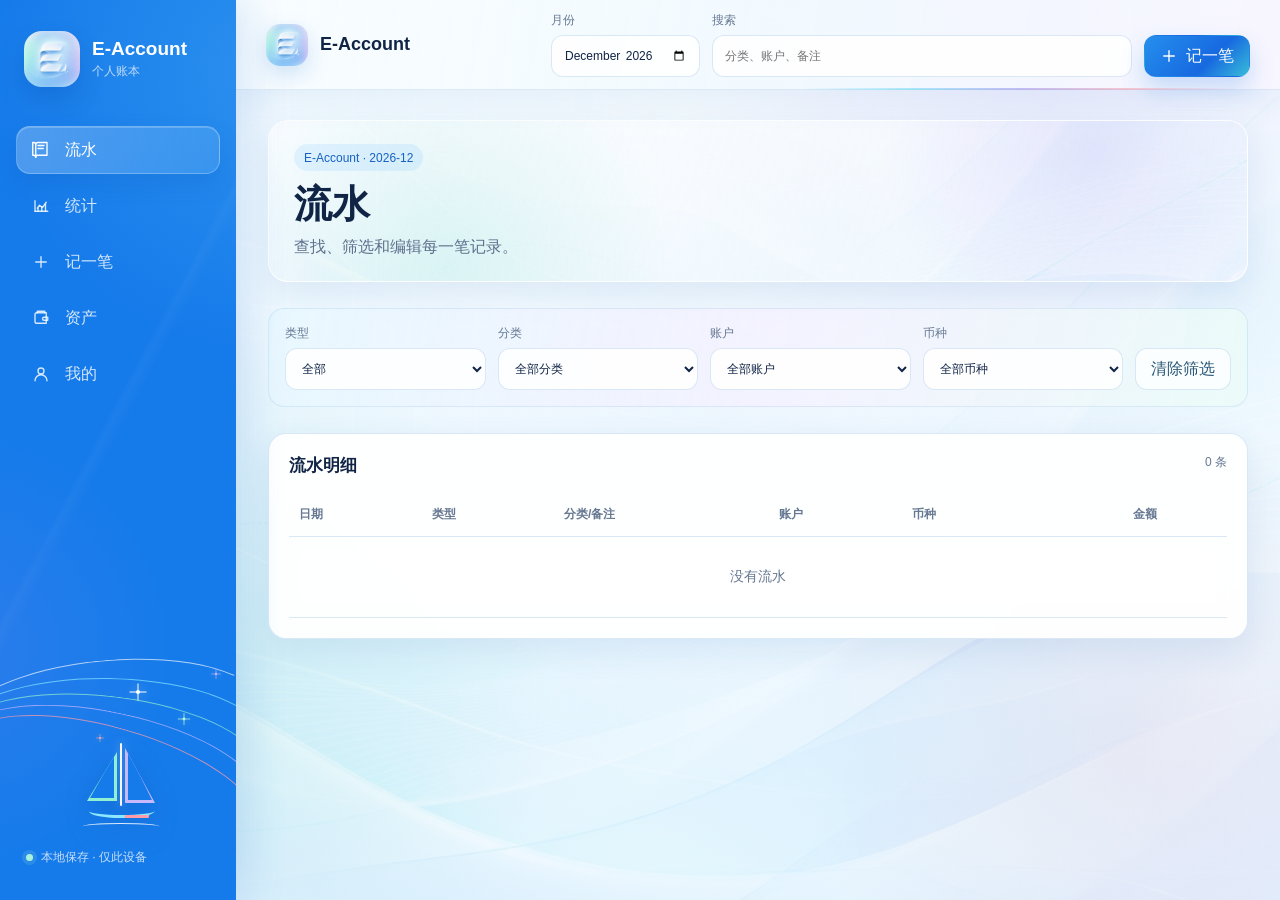
<file: index.html>
<!doctype html>
<html lang="zh-CN">
<head>
  <meta charset="utf-8">
  <meta name="viewport" content="width=device-width, initial-scale=1, viewport-fit=cover">
  <meta http-equiv="Content-Security-Policy" content="default-src 'self' data: blob:; img-src 'self' data: blob:; style-src 'self' 'unsafe-inline'; script-src 'self'; connect-src 'self'; worker-src 'self' blob:; manifest-src 'self'; object-src 'none'; base-uri 'self'; form-action 'self'">
  <meta name="theme-color" content="#2d78d4">
  <meta name="color-scheme" content="light">
  <meta name="mobile-web-app-capable" content="yes">
  <meta name="msapplication-TileColor" content="#167bea">
  <meta name="apple-mobile-web-app-capable" content="yes">
  <meta name="apple-mobile-web-app-title" content="E-Account">
  <meta name="apple-mobile-web-app-status-bar-style" content="default">
  <link rel="manifest" href="./manifest.webmanifest">
  <link rel="apple-touch-icon" sizes="180x180" href="./apple-touch-icon.png">
  <link rel="apple-touch-icon-precomposed" sizes="180x180" href="./apple-touch-icon.png">
  <link rel="icon" type="image/png" sizes="32x32" href="./icons/icon-32.png">
  <link rel="icon" type="image/png" sizes="192x192" href="./icons/icon-192.png">
  <title>E-Account</title>
  <link rel="stylesheet" href="./styles.css?v=20260808-full-balance-repayment">
</head>
<body>
  <div id="app" class="app-shell" aria-live="polite"></div>
  <div id="iconSprite" aria-hidden="true">
    <svg xmlns="http://www.w3.org/2000/svg" style="display:none">
      <symbol id="i-book" viewBox="0 0 24 24"><path d="M5 4.8A2.8 2.8 0 0 1 7.8 2H20v17H7.8A2.8 2.8 0 0 0 5 21.8V4.8Z"/><path d="M5 4.8A2.8 2.8 0 0 0 2.2 2H1v17h1.2A2.8 2.8 0 0 1 5 21.8"/><path d="M8 6h8M8 10h7"/></symbol>
      <symbol id="i-chart" viewBox="0 0 24 24"><path d="M4 19V5"/><path d="M4 19h17"/><path d="m7 15 3-4 4 3 5-7"/><path d="M8 19v-4M13 19v-6M18 19v-9"/></symbol>
      <symbol id="i-plus" viewBox="0 0 24 24"><path d="M12 5v14M5 12h14"/></symbol>
      <symbol id="i-wallet" viewBox="0 0 24 24"><path d="M4 7.5A2.5 2.5 0 0 1 6.5 5H19v14H6.5A2.5 2.5 0 0 1 4 16.5v-9Z"/><path d="M16 11h5v4h-5a2 2 0 0 1 0-4Z"/><path d="M7 5V3h10v2"/></symbol>
      <symbol id="i-user" viewBox="0 0 24 24"><path d="M12 12a4 4 0 1 0 0-8 4 4 0 0 0 0 8Z"/><path d="M4 21a8 8 0 0 1 16 0"/></symbol>
      <symbol id="i-card" viewBox="0 0 24 24"><path d="M3 7a2 2 0 0 1 2-2h14a2 2 0 0 1 2 2v10a2 2 0 0 1-2 2H5a2 2 0 0 1-2-2V7Z"/><path d="M3 9.5h18M7 15h4"/></symbol>
      <symbol id="i-search" viewBox="0 0 24 24"><path d="m20 20-4.5-4.5"/><circle cx="10.5" cy="10.5" r="6"/></symbol>
      <symbol id="i-lock" viewBox="0 0 24 24"><rect x="4" y="10" width="16" height="11" rx="2"/><path d="M8 10V7a4 4 0 0 1 8 0v3M12 14v3"/></symbol>
      <symbol id="i-bell" viewBox="0 0 24 24"><path d="M18 9a6 6 0 1 0-12 0c0 7-3 7-3 9h18c0-2-3-2-3-9M10 22h4"/></symbol>
      <symbol id="i-sliders" viewBox="0 0 24 24"><path d="M4 6h16M4 12h16M4 18h16"/><circle cx="9" cy="6" r="2"/><circle cx="15" cy="12" r="2"/><circle cx="7" cy="18" r="2"/></symbol>
      <symbol id="i-utensils" viewBox="0 0 24 24"><path d="M3 2v7a3 3 0 0 0 6 0V2M6 2v20M15 2v8a3 3 0 0 0 6 0V7a5 5 0 0 0-5-5h-1v20"/></symbol>
      <symbol id="i-train" viewBox="0 0 24 24"><rect x="4" y="3" width="16" height="15" rx="3"/><path d="M8 21l2-3M16 21l-2-3M8 7h.01M16 7h.01M4 13h16"/></symbol>
      <symbol id="i-bag" viewBox="0 0 24 24"><path d="M6 8h12l1 13H5L6 8Z"/><path d="M9 8V6a3 3 0 0 1 6 0v2"/></symbol>
      <symbol id="i-book-open" viewBox="0 0 24 24"><path d="M3 5.5A2.5 2.5 0 0 1 5.5 3H11v16H5.5A2.5 2.5 0 0 0 3 21.5v-16ZM21 5.5A2.5 2.5 0 0 0 18.5 3H13v16h5.5a2.5 2.5 0 0 1 2.5 2.5v-16Z"/></symbol>
      <symbol id="i-heart-pulse" viewBox="0 0 24 24"><path d="M20.8 4.6a5.5 5.5 0 0 0-7.8 0L12 5.7l-1.1-1.1a5.5 5.5 0 1 0-7.8 7.8L12 21l8.9-8.6a5.5 5.5 0 0 0-.1-7.8Z"/><path d="M3 12h4l1.5-3 3 6 1.6-3H21"/></symbol>
      <symbol id="i-house" viewBox="0 0 24 24"><path d="m3 11 9-8 9 8v10H3V11Z"/><path d="M9 21v-6h6v6"/></symbol>
      <symbol id="i-sparkles" viewBox="0 0 24 24"><path d="m12 3-1.4 5.6L5 10l5.6 1.4L12 17l1.4-5.6L19 10l-5.6-1.4L12 3ZM19 15l-.7 2.3L16 18l2.3.7L19 21l.7-2.3L22 18l-2.3-.7L19 15ZM5 3l-.6 1.9L2.5 5.5l1.9.6L5 8l.6-1.9 1.9-.6-1.9-.6L5 3Z"/></symbol>
      <symbol id="i-grid" viewBox="0 0 24 24"><rect x="3" y="3" width="7" height="7" rx="1"/><rect x="14" y="3" width="7" height="7" rx="1"/><rect x="3" y="14" width="7" height="7" rx="1"/><rect x="14" y="14" width="7" height="7" rx="1"/></symbol>
      <symbol id="i-credit-card" viewBox="0 0 24 24"><rect x="3" y="5" width="18" height="14" rx="2"/><path d="M3 10h18M7 15h4"/></symbol>
      <symbol id="i-banknote" viewBox="0 0 24 24"><rect x="3" y="6" width="18" height="12" rx="2"/><circle cx="12" cy="12" r="2"/><path d="M7 9h.01M17 15h.01"/></symbol>
      <symbol id="i-arrow-down" viewBox="0 0 24 24"><path d="M12 4v16M6 14l6 6 6-6"/></symbol>
      <symbol id="i-arrow-up" viewBox="0 0 24 24"><path d="M12 20V4M6 10l6-6 6 6"/></symbol>
    </svg>
  </div>
  <script src="./app.js"></script>
</body>
</html>
</file>
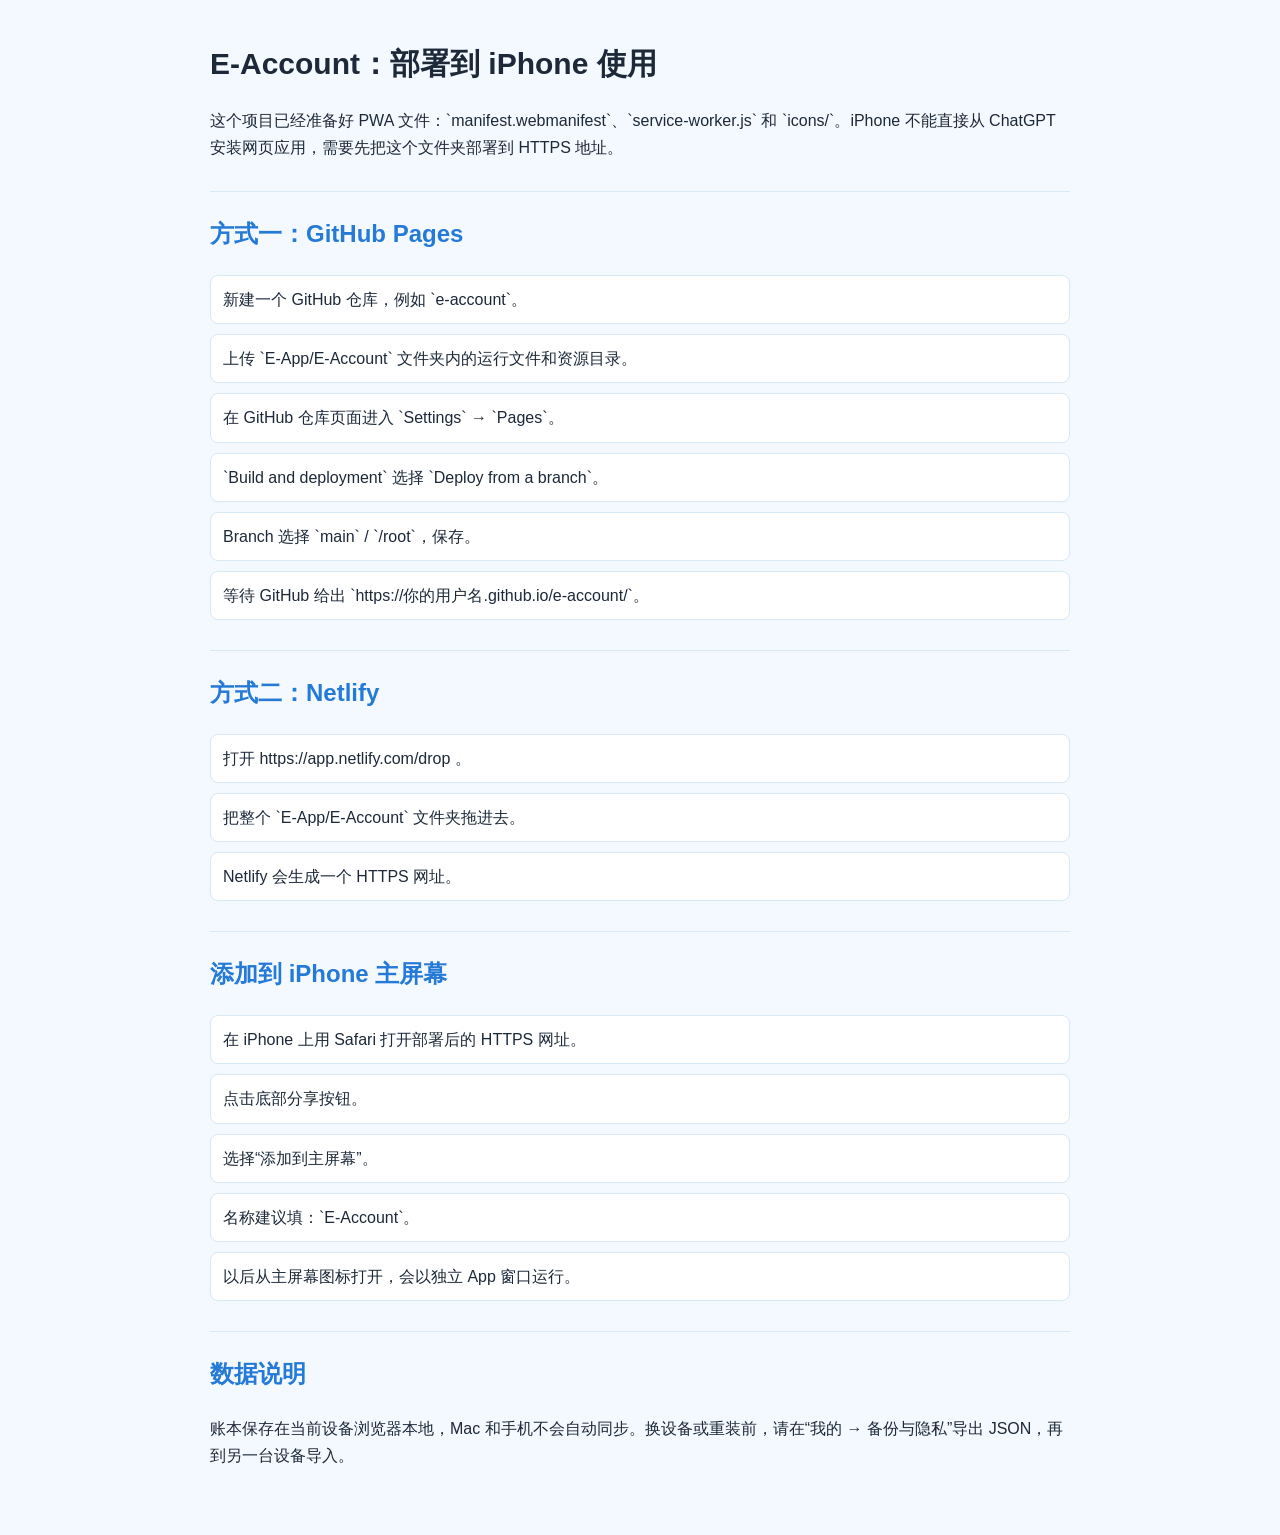
<file: DEPLOY.html>
<!doctype html>
<html lang="zh-CN">
<head>
  <meta charset="utf-8">
  <meta name="viewport" content="width=device-width, initial-scale=1">
  <title>E-Account 部署教程</title>
  <style>
    body { margin: 0; font-family: -apple-system, BlinkMacSystemFont, "PingFang SC", "Microsoft YaHei", sans-serif; color: #1d2939; background: #f4f9ff; line-height: 1.7; }
    main { max-width: 860px; margin: 0 auto; padding: 38px 20px 56px; }
    h1 { font-size: 30px; margin: 0 0 18px; }
    h2 { margin-top: 30px; border-top: 1px solid #d8e8f4; padding-top: 22px; color: #247ad6; }
    p { margin: 10px 0; }
    code { background: #e7f4ff; padding: 2px 6px; border-radius: 6px; }
    .step { padding: 10px 12px; background: white; border: 1px solid #d8e8f4; border-radius: 8px; }
  </style>
</head>
<body><main><h1>E-Account：部署到 iPhone 使用</h1><p>这个项目已经准备好 PWA 文件：`manifest.webmanifest`、`service-worker.js` 和 `icons/`。iPhone 不能直接从 ChatGPT 安装网页应用，需要先把这个文件夹部署到 HTTPS 地址。</p><h2>方式一：GitHub Pages</h2><p class="step">新建一个 GitHub 仓库，例如 `e-account`。</p><p class="step">上传 `E-App/E-Account` 文件夹内的运行文件和资源目录。</p><p class="step">在 GitHub 仓库页面进入 `Settings` → `Pages`。</p><p class="step">`Build and deployment` 选择 `Deploy from a branch`。</p><p class="step">Branch 选择 `main` / `/root`，保存。</p><p class="step">等待 GitHub 给出 `https://你的用户名.github.io/e-account/`。</p><h2>方式二：Netlify</h2><p class="step">打开 https://app.netlify.com/drop 。</p><p class="step">把整个 `E-App/E-Account` 文件夹拖进去。</p><p class="step">Netlify 会生成一个 HTTPS 网址。</p><h2>添加到 iPhone 主屏幕</h2><p class="step">在 iPhone 上用 Safari 打开部署后的 HTTPS 网址。</p><p class="step">点击底部分享按钮。</p><p class="step">选择“添加到主屏幕”。</p><p class="step">名称建议填：`E-Account`。</p><p class="step">以后从主屏幕图标打开，会以独立 App 窗口运行。</p><h2>数据说明</h2><p>账本保存在当前设备浏览器本地，Mac 和手机不会自动同步。换设备或重装前，请在“我的 → 备份与隐私”导出 JSON，再到另一台设备导入。</p></main></body>
</html>
</file>
<file: styles.css>
:root {
  --ink: #102445;
  --muted: #667892;
  --blue: #207fe5;
  --blue-deep: #0d59c7;
  --cyan: #28b9dd;
  --mint: #24b991;
  --violet: #7669de;
  --orange: #ee9842;
  --red: #e85e76;
  --green: #15946c;
  --surface: rgba(255, 255, 255, .84);
  --surface-solid: rgba(255, 255, 255, .94);
  --line: rgba(74, 140, 211, .20);
  --section-gap: 26px;
  --group-gap: 16px;
  --control-gap: 10px;
  --radius: 18px;
  --shadow: 0 22px 58px rgba(39, 102, 177, .16);
  --shadow-soft: 0 12px 32px rgba(48, 111, 181, .11);
  --nav-height: 84px;
  font-family: -apple-system, BlinkMacSystemFont, "PingFang SC", "Microsoft YaHei", "Segoe UI", sans-serif;
  color: var(--ink);
}

* { box-sizing: border-box; }
html { min-width: 320px; background: #edf7ff; }
body {
  margin: 0;
  min-width: 320px;
  min-height: 100vh;
  color: var(--ink);
  background:
    radial-gradient(circle at 82% 9%, rgba(163, 143, 244, .13), transparent 28%),
    radial-gradient(circle at 14% 76%, rgba(59, 207, 185, .13), transparent 29%),
    radial-gradient(circle at 89% 82%, rgba(246, 144, 163, .10), transparent 25%),
    linear-gradient(180deg, rgba(248,253,255,.54), rgba(235,247,255,.76)),
    url("./assets/visuals/flow-bg.jpg") center / cover fixed no-repeat;
}
button, input, textarea, select { font: inherit; }
button { border: 0; cursor: pointer; }
button:focus-visible, input:focus-visible, select:focus-visible {
  outline: 3px solid rgba(45, 139, 238, .24);
  outline-offset: 2px;
}
svg {
  width: 18px;
  height: 18px;
  fill: none;
  stroke: currentColor;
  stroke-width: 1.8;
  stroke-linecap: round;
  stroke-linejoin: round;
}

.app-shell { min-height: 100vh; }
.brand-mark { display: block; flex: 0 0 auto; object-fit: cover; }
.surface-web {
  display: grid;
  grid-template-columns: 236px minmax(0, 1fr);
}
.web-frame { min-width: 0; }

/* Web navigation */
.surface-web .side {
  position: sticky;
  top: 0;
  z-index: 40;
  height: 100vh;
  height: 100dvh;
  display: flex;
  flex-direction: column;
  gap: 26px;
  padding: 24px 16px;
  overflow: hidden;
  color: #fff;
  background:
    radial-gradient(circle at 115% 8%, rgba(118, 218, 255, .22), transparent 32%),
    radial-gradient(circle at -18% 72%, rgba(157, 132, 244, .16), transparent 30%),
    #167bea;
  box-shadow: 12px 0 38px rgba(19, 102, 204, .14);
}
.surface-web .side::before {
  content: "";
  position: absolute;
  inset: 0;
  opacity: .22;
  pointer-events: none;
  background:
    linear-gradient(118deg, transparent 0 46%, rgba(255,255,255,.14) 47%, transparent 49%),
    repeating-linear-gradient(0deg, transparent 0 45px, rgba(255,255,255,.035) 46px);
}
.side-brand {
  position: relative;
  z-index: 1;
  display: flex;
  align-items: center;
  gap: 12px;
  padding: 7px 8px 13px;
  color: #fff;
  text-align: left;
  background: transparent;
}
.side-mark {
  width: 56px;
  height: 56px;
  border-radius: 18px;
  box-shadow: 0 12px 24px rgba(10, 62, 160, .22);
}
.side-brand > span { display: grid; gap: 3px; }
.side-brand strong { font-size: 19px; }
.side-brand small { color: rgba(255,255,255,.72); font-size: 12px; }
.nav {
  position: relative;
  z-index: 1;
  display: grid;
  gap: 8px;
}
.nav button {
  min-height: 48px;
  display: grid;
  grid-template-columns: 22px 1fr;
  align-items: center;
  gap: 11px;
  padding: 0 15px;
  color: rgba(255,255,255,.82);
  text-align: left;
  border: 1px solid transparent;
  border-radius: 14px;
  background: transparent;
}
.nav button:hover, .nav button.active {
  color: #fff;
  border-color: rgba(255,255,255,.25);
  background: linear-gradient(100deg, rgba(255,255,255,.24), rgba(198,237,255,.13));
  box-shadow: 0 10px 22px rgba(13, 83, 184, .18), inset 0 1px 0 rgba(255,255,255,.20);
}
.side-footer {
  position: relative;
  z-index: 1;
  margin-top: auto;
  display: flex;
  align-items: center;
  gap: 8px;
  padding: 10px;
  color: rgba(255,255,255,.76);
  font-size: 12px;
}
.side-footer span {
  width: 7px;
  height: 7px;
  border-radius: 50%;
  background: #a8f2dc;
  box-shadow: 0 0 0 4px rgba(168,242,220,.14);
}

/* Personal voyage artwork */
.voyage-art {
  position: absolute;
  z-index: 0;
  left: -24px;
  right: -30px;
  bottom: 34px;
  height: 250px;
  overflow: hidden;
  pointer-events: none;
}
.voyage-line {
  position: absolute;
  left: -22px;
  width: 310px;
  height: 118px;
  border: 1.5px solid transparent;
  border-top-color: currentColor;
  border-radius: 50%;
  opacity: .72;
}
.line-white { bottom: 88px; color: rgba(255,255,255,.90); transform: rotate(-5deg); }
.line-cyan { bottom: 70px; color: #83e6ff; transform: rotate(1deg); }
.line-mint { bottom: 52px; color: #90f0cf; transform: rotate(7deg); }
.line-violet { bottom: 36px; color: #c6b7ff; transform: rotate(12deg); }
.line-coral { bottom: 21px; color: #ff9cab; transform: rotate(16deg); }
.voyage-star {
  position: absolute;
  width: 4px;
  height: 4px;
  border-radius: 50%;
  background: currentColor;
  box-shadow: 0 0 12px currentColor;
}
.voyage-star::before,
.voyage-star::after {
  content: "";
  position: absolute;
  left: 50%;
  top: 50%;
  background: currentColor;
  transform: translate(-50%, -50%);
}
.voyage-star::before { width: 17px; height: 1px; }
.voyage-star::after { width: 1px; height: 17px; }
.star-one { left: 55%; bottom: 172px; color: #fff; }
.star-two { left: 71%; bottom: 145px; color: #b5f4dc; transform: scale(.72); }
.star-three { left: 82%; bottom: 190px; color: #c7b8ff; transform: scale(.58); }
.star-four { left: 42%; bottom: 126px; color: #ffacb7; transform: scale(.48); }
.voyage-sail {
  position: absolute;
  left: 50%;
  bottom: 35px;
  width: 78px;
  height: 92px;
  transform: translateX(-50%);
  filter: drop-shadow(0 10px 13px rgba(5, 68, 156, .25));
}
.voyage-sail i { position: absolute; display: block; }
.sail-mast {
  left: 38px;
  top: 4px;
  width: 2px;
  height: 63px;
  border-radius: 2px;
  background: rgba(255,255,255,.95);
  box-shadow: 0 0 8px rgba(255,255,255,.45);
}
.sail-left,
.sail-right { overflow: hidden; }
.sail-left {
  left: 5px;
  top: 13px;
  width: 30px;
  height: 49px;
  background: #91f0d2;
  clip-path: polygon(100% 0, 100% 100%, 0 100%);
}
.sail-right {
  left: 43px;
  top: 9px;
  width: 30px;
  height: 55px;
  background: #c8b9ff;
  clip-path: polygon(0 0, 100% 100%, 0 100%);
}
.sail-left::after,
.sail-right::after {
  content: "";
  position: absolute;
  inset: 3px;
  background: #167bea;
}
.sail-left::after { clip-path: polygon(100% 0, 100% 100%, 0 100%); }
.sail-right::after { clip-path: polygon(0 0, 100% 100%, 0 100%); }
.sail-hull {
  left: 7px;
  top: 65px;
  width: 66px;
  height: 14px;
  border-bottom: 3px solid #8ce7ff;
  border-radius: 0 0 50% 50%;
  transform: skewX(-11deg);
}
.sail-hull::after {
  content: "";
  position: absolute;
  right: 5px;
  bottom: -3px;
  width: 24px;
  border-bottom: 3px solid #ff9caa;
}
.sail-wake {
  left: 0;
  top: 84px;
  width: 78px;
  height: 7px;
  border-top: 1.5px solid rgba(255,255,255,.85);
  border-radius: 50%;
}

/* Top bar */
.app-topbar {
  position: sticky;
  top: 0;
  z-index: 30;
  min-height: 78px;
  display: flex;
  align-items: center;
  justify-content: space-between;
  gap: 28px;
  padding: 12px 30px;
  border-bottom: 1px solid rgba(88, 151, 217, .17);
  background: linear-gradient(100deg, rgba(249,253,255,.93), rgba(241,249,255,.86), rgba(248,246,255,.88));
  box-shadow: 0 12px 32px rgba(58, 126, 201, .08);
  backdrop-filter: blur(20px) saturate(1.15);
  -webkit-backdrop-filter: blur(20px) saturate(1.15);
}
.app-topbar::after {
  content: "";
  position: absolute;
  right: 4%;
  bottom: -1px;
  width: min(440px, 34vw);
  height: 2px;
  opacity: .55;
  background: linear-gradient(90deg, transparent, #6ad8f1, #9b8de9, #f29bab, transparent);
}
.topbar-brand {
  display: inline-flex;
  align-items: center;
  gap: 12px;
  padding: 0;
  color: var(--ink);
  background: transparent;
  font-size: 18px;
  white-space: nowrap;
}
.topbar-mark {
  width: 42px;
  height: 42px;
  border-radius: 14px;
  box-shadow: 0 9px 21px rgba(28,111,208,.18);
}
.topbar-controls {
  display: flex;
  align-items: end;
  justify-content: flex-end;
  gap: 12px;
  min-width: 0;
}
.topbar-controls .field { min-width: 132px; }
.topbar-search { width: min(420px, 36vw); }
.topbar-search input { width: 100%; }
.topbar-create { min-height: 44px; white-space: nowrap; }

/* Main layout */
.workspace {
  width: min(1440px, 100%);
  margin: 0 auto;
  padding: 30px 32px 112px;
}
.page-title {
  min-height: 130px;
  display: flex;
  align-items: end;
  margin-bottom: var(--section-gap);
  padding: 23px 25px;
  overflow: hidden;
  border: 1px solid rgba(255,255,255,.88);
  border-radius: 20px;
  background:
    radial-gradient(circle at 84% 18%, rgba(161,132,242,.16), transparent 25%),
    radial-gradient(circle at 18% 92%, rgba(70,208,184,.15), transparent 28%),
    linear-gradient(110deg, rgba(255,255,255,.88), rgba(243,249,255,.50)),
    url("./assets/visuals/flow-bg.jpg") center / cover no-repeat;
  box-shadow: var(--shadow-soft);
}
.page-title h2 { margin: 8px 0 0; font-size: 38px; }
.page-title p { margin: 7px 0 0; color: #5f718d; }
.page-kicker, .local-chip {
  display: inline-flex;
  align-items: center;
  min-height: 27px;
  padding: 0 10px;
  color: #1761c5;
  border-radius: 999px;
  background: rgba(91, 182, 255, .14);
  font-size: 12px;
}
.compact-page-title { min-height: 94px; align-items: center; }
.view { display: none; }
.view.active { display: block; }
.view.active.grid { display: grid; gap: var(--section-gap); }
.grid { display: grid; gap: var(--group-gap); }
.grid.two { grid-template-columns: 1.15fr .85fr; }
.grid.three { grid-template-columns: repeat(3, minmax(0, 1fr)); }

/* Panels and controls */
.panel {
  min-width: 0;
  padding: 20px;
  border: 1px solid var(--line);
  border-radius: var(--radius);
  background: var(--surface);
  box-shadow: var(--shadow-soft);
  backdrop-filter: blur(16px);
  -webkit-backdrop-filter: blur(16px);
}
.panel.solid { background: var(--surface-solid); }
.view.grid > .grid.two:nth-of-type(odd) > .panel:first-child,
.record-layout > .panel:first-child {
  background: radial-gradient(circle at 96% 0, rgba(73, 202, 224, .11), transparent 32%), rgba(255,255,255,.86);
}
.view.grid > .grid.two:nth-of-type(odd) > .panel:last-child,
.record-layout > .panel:last-child {
  background: radial-gradient(circle at 100% 0, rgba(132, 111, 226, .10), transparent 34%), rgba(255,255,255,.84);
}
.view.grid > .grid.two:nth-of-type(even) > .panel:first-child {
  background: radial-gradient(circle at 0 100%, rgba(62, 201, 167, .10), transparent 36%), rgba(255,255,255,.84);
}
.view.grid > .grid.two:nth-of-type(even) > .panel:last-child {
  background: radial-gradient(circle at 100% 100%, rgba(242, 145, 163, .09), transparent 34%), rgba(255,255,255,.84);
}
.panel-header {
  display: flex;
  justify-content: space-between;
  align-items: flex-start;
  gap: 12px;
  margin-bottom: var(--group-gap);
}
.panel-header h3 { margin: 0; font-size: 17px; }
.panel-header span { color: var(--muted); font-size: 12px; }
.panel-header > div > span { display: block; margin-top: 5px; }
.btn {
  min-height: 42px;
  display: inline-flex;
  align-items: center;
  justify-content: center;
  gap: 8px;
  padding: 0 15px;
  color: #285779;
  border: 1px solid var(--line);
  border-radius: 12px;
  background: rgba(255,255,255,.78);
}
.btn:hover, .mini:hover { filter: brightness(.98); }
.btn.primary {
  color: #fff;
  border-color: transparent;
  background: linear-gradient(135deg, #258fed, #1769e0 62%, #38bcd9);
  box-shadow: 0 12px 24px rgba(34, 121, 226, .23);
}
.btn.danger { color: #fff; border: 0; background: linear-gradient(135deg, #e85e76, #ee9842); }
.btn.ghost { background: transparent; }
.mini {
  min-height: 31px;
  padding: 0 10px;
  color: #1f69ae;
  border-radius: 9px;
  background: rgba(48,141,245,.10);
}
.primary-mini { color: #fff; background: linear-gradient(135deg, #2b8fe9, #1769e0); }
.field {
  display: grid;
  gap: 6px;
  color: var(--muted);
  font-size: 12px;
}
.field input, .field textarea, .field select {
  width: 100%;
  min-width: 0;
  max-width: 100%;
  min-height: 42px;
  padding: 0 12px;
  color: var(--ink);
  border: 1px solid var(--line);
  border-radius: 12px;
  outline: 0;
  background: rgba(255,255,255,.88);
}
.form-stack > * { min-width: 0; }
.toolbar {
  display: flex;
  flex-wrap: wrap;
  align-items: end;
  gap: 12px;
  margin-bottom: var(--section-gap);
  padding: 16px;
  border: 1px solid rgba(74,140,211,.14);
  border-radius: 16px;
  background: linear-gradient(100deg, rgba(231,247,255,.82), rgba(245,240,255,.70), rgba(236,252,247,.74));
}
.desktop-filter-bar .filter-fields {
  width: 100%;
  display: grid;
  grid-template-columns: repeat(4, minmax(0, 1fr)) auto;
  align-items: end;
  gap: 12px;
}
.desktop-filter-bar .filter-fields .btn {
  min-height: 42px;
  white-space: nowrap;
}
.top-actions, .actions {
  display: flex;
  flex-wrap: wrap;
  align-items: center;
  gap: 8px;
}
.top-actions { margin-top: 18px; }
.actions { justify-content: flex-end; }

/* Lists and tables */
.list { display: grid; gap: 10px; }
.manager-list { margin-top: var(--group-gap); }
.item {
  min-height: 62px;
  display: grid;
  grid-template-columns: minmax(0, 1fr) auto;
  align-items: center;
  gap: 12px;
  padding: 12px 13px;
  border: 1px solid var(--line);
  border-radius: 13px;
  background: rgba(255,255,255,.72);
}
.item strong { display: block; }
.item small {
  display: block;
  margin-top: 4px;
  color: var(--muted);
  line-height: 1.4;
}
.table-wrap { overflow-x: auto; }
table { width: 100%; min-width: 760px; border-collapse: collapse; }
th, td { padding: 13px 10px; text-align: left; border-bottom: 1px solid var(--line); vertical-align: middle; }
th { color: var(--muted); font-size: 12px; }
td { font-size: 14px; }
.num { text-align: right; font-variant-numeric: tabular-nums; }
.mobile-cards { display: none; }
.empty {
  padding: 18px;
  color: var(--muted);
  text-align: center;
  border-radius: 12px;
  background: rgba(255,255,255,.58);
}
.income { color: var(--green) !important; }
.expense { color: var(--red) !important; }
.debt { color: var(--orange) !important; }
.pill {
  min-height: 26px;
  display: inline-flex;
  align-items: center;
  padding: 0 9px;
  color: #1d68ad;
  border-radius: 999px;
  background: rgba(48,141,245,.10);
  font-size: 12px;
}
.pill.expense { color: #b83d59 !important; background: rgba(232,94,118,.11); }
.pill.income { color: #147e5c !important; background: rgba(21,148,108,.11); }

/* Report and asset views */
.insight-card {
  position: relative;
  min-height: 274px;
  display: grid;
  grid-template-columns: minmax(0, 1fr) minmax(250px, .58fr);
  align-items: end;
  gap: 24px;
  padding: 29px;
  overflow: hidden;
  color: #fff;
  border-radius: 22px;
  background:
    radial-gradient(circle at 88% 11%, rgba(170,239,255,.38), transparent 27%),
    radial-gradient(circle at 18% 108%, rgba(177,142,255,.30), transparent 38%),
    linear-gradient(132deg, #1264d7 0%, #1687dd 48%, #536fdc 100%);
  box-shadow: 0 28px 66px rgba(25, 92, 190, .27);
}
.insight-card::before {
  content: "";
  position: absolute;
  inset: 0;
  opacity: .15;
  background: url("./assets/visuals/flow-bg.jpg") center / cover no-repeat;
  mix-blend-mode: screen;
}
.insight-card > * { position: relative; }
.insight-card h3 { margin: 8px 0 20px; font-size: 38px; }
.insight-card > div > strong { display: block; font-size: 58px; line-height: 1.05; }
.insight-card small { display: block; margin-top: 12px; color: rgba(255,255,255,.76); font-size: 14px; }
.asset-hero {
  background:
    radial-gradient(circle at 82% 16%, rgba(143,236,255,.38), transparent 30%),
    linear-gradient(132deg, #1767ce, #3979df 55%, #6e68d4);
}
.eyebrow {
  min-height: 29px;
  display: inline-flex;
  align-items: center;
  padding: 0 11px;
  color: rgba(255,255,255,.84);
  border-radius: 999px;
  background: rgba(255,255,255,.14);
  font-size: 12px;
}
.progress {
  height: 13px;
  max-width: 580px;
  margin-top: 22px;
  overflow: hidden;
  border-radius: 999px;
  background: rgba(255,255,255,.16);
}
.progress span {
  display: block;
  height: 100%;
  border-radius: inherit;
  background: linear-gradient(90deg, #9ee9ff, #d8d0ff 54%, #98f0cf);
}
.insight-split { display: grid; gap: 12px; }
.insight-split article {
  min-height: 84px;
  padding: 15px 16px;
  border: 1px solid rgba(255,255,255,.12);
  border-radius: 16px;
  background: rgba(255,255,255,.12);
  backdrop-filter: blur(12px);
  -webkit-backdrop-filter: blur(12px);
}
.insight-split span { display: block; margin-bottom: 7px; color: rgba(255,255,255,.70); }
.insight-split strong { color: #fff; font-size: 20px; }
.period-tabs {
  display: flex;
  flex-wrap: wrap;
  gap: 10px;
  padding: 9px;
  border: 1px solid rgba(83,150,228,.14);
  border-radius: 16px;
  background: rgba(235,246,255,.72);
}
.period-tabs button {
  min-height: 42px;
  padding: 0 18px;
  color: #173a60;
  border: 1px solid rgba(80,127,173,.16);
  border-radius: 11px;
  background: rgba(255,255,255,.82);
}
.period-tabs button.active {
  color: #fff;
  border-color: transparent;
  background: linear-gradient(135deg, #258fed, #1769e0);
  box-shadow: 0 8px 18px rgba(23,105,224,.18);
}
.custom-range {
  display: grid;
  grid-template-columns: repeat(2, minmax(0, 220px));
  gap: 12px;
  padding: 16px;
  border: 1px solid rgba(83,150,228,.14);
  border-radius: 16px;
  background: linear-gradient(100deg, rgba(235,247,255,.82), rgba(247,242,255,.76));
}
.metric {
  min-height: 112px;
  padding: 16px;
  border: 1px solid var(--line);
  border-radius: 14px;
  background: linear-gradient(145deg, rgba(255,255,255,.94), rgba(229,246,255,.84));
}
.metric:nth-child(2) { background: linear-gradient(145deg, rgba(255,255,255,.94), rgba(255,239,244,.86)); }
.metric:nth-child(3) { background: linear-gradient(145deg, rgba(255,255,255,.94), rgba(235,255,249,.86)); }
.metric span { display: block; color: var(--muted); font-size: 12px; }
.metric strong { display: block; margin-top: 8px; font-size: 26px; }
.metric small { display: block; margin-top: 8px; color: var(--muted); line-height: 1.45; }
.canvas-wrap { width: 100%; min-height: 260px; overflow-x: auto; }
canvas { width: 100%; min-width: 420px; height: 260px; display: block; }

/* Record view */
.record-layout {
  display: grid;
  grid-template-columns: minmax(0, 1fr) 340px;
  gap: var(--section-gap);
}
.form-stack { display: grid; gap: 22px; }
.icon-grid {
  display: grid;
  grid-template-columns: repeat(auto-fill, minmax(108px, 1fr));
  gap: 11px;
}
.choice {
  min-height: 88px;
  display: grid;
  gap: 6px;
  padding: 12px;
  color: var(--ink);
  text-align: left;
  border: 1px solid var(--line);
  border-radius: 14px;
  background: rgba(255,255,255,.73);
}
.choice.active {
  border-color: rgba(23,105,224,.68);
  background: rgba(255,255,255,.96);
  box-shadow: 0 0 0 3px rgba(48,141,245,.11);
}
.choice i {
  width: 34px;
  height: 34px;
  display: grid;
  place-items: center;
  color: #2673c9;
  border-radius: 11px;
  background: linear-gradient(145deg, rgba(48,141,245,.16), rgba(34,199,216,.12));
  font-style: normal;
}
.choice i svg { width: 21px; height: 21px; }
.choice span { font-weight: 700; }
.choice small { color: var(--muted); line-height: 1.35; }
.transaction-types .choice:nth-child(1) i { color: var(--red); background: rgba(232,94,118,.11); }
.transaction-types .choice:nth-child(2) i { color: var(--green); background: rgba(21,148,108,.11); }
.transaction-types .choice:nth-child(3) i { color: var(--orange); background: rgba(238,152,66,.13); }
.amount-input input { height: 64px; font-size: 30px; font-weight: 800; }
.voice-box { display: flex; align-items: end; gap: 10px; }
.voice-box .field { flex: 1; }
.recent-heading { margin-top: 24px; }
.form-grid {
  display: grid;
  grid-template-columns: repeat(2, minmax(0, 1fr));
  gap: 12px;
}
.form-grid .full { grid-column: 1 / -1; }

/* Multi-currency accounts and compact mobile filtering */
.record-amount-grid { display: grid; grid-template-columns: minmax(0, 1fr) minmax(180px, .46fr); gap: 12px; align-items: end; }
.currency-choice-grid { display: flex; flex-wrap: wrap; gap: 8px; }
.currency-choice { min-width: 68px; min-height: 38px; padding: 0 12px; color: #356181; border: 1px solid var(--line); border-radius: 11px; background: rgba(255,255,255,.76); font-weight: 700; }
.currency-choice.active { color: #0f66d5; border-color: rgba(31,128,229,.58); background: linear-gradient(145deg, rgba(255,255,255,.98), rgba(216,243,255,.88)); box-shadow: 0 6px 14px rgba(28,116,216,.14); }
.exchange-hint { padding: 11px 13px; color: #426782; border: 1px solid rgba(81,154,221,.16); border-radius: 12px; background: rgba(226,246,255,.66); font-size: 13px; line-height: 1.45; }
.currency-manager { display: grid; gap: 12px; margin-top: 20px; padding: 16px; border: 1px solid rgba(74,140,211,.16); border-radius: 15px; background: linear-gradient(110deg, rgba(232,247,255,.70), rgba(247,242,255,.66)); }
.balance-grid { display: grid; grid-template-columns: repeat(auto-fit, minmax(150px, 1fr)); gap: 12px; }
.account-action-bar {
  min-height: 76px;
  margin-top: 20px;
  padding: 18px 2px 0;
  border-top: 1px solid rgba(74,140,211,.16);
}
.account-action-bar .btn {
  width: 100%;
  min-height: 46px;
}
.account-type-group + .account-type-group { margin-top: 24px; }
.account-type-title, .account-bank-title { display: flex; align-items: center; gap: 9px; }
.account-type-title { margin: 4px 0 13px; }
.account-type-title span { padding: 6px 9px; color: #1769d2; border-radius: 999px; background: rgba(48,141,245,.11); font-size: 12px; font-weight: 800; }
.account-type-title small, .account-bank-title small { margin-left: auto; color: var(--muted); font-size: 12px; }
.account-bank-group { padding: 13px; border: 1px solid rgba(74,140,211,.14); border-radius: 14px; background: rgba(248,252,255,.56); }
.account-bank-group + .account-bank-group { margin-top: 12px; }
.account-bank-title { min-height: 28px; margin-bottom: 9px; }
.account-bank-title strong { color: var(--ink); }
.account-bank-title .actions { margin-left: 2px; }
.mobile-filter-bar { display: none; }
.sheet-backdrop, .filter-sheet { display: none; }

/* My view and reminders */
.my-view { gap: var(--section-gap) !important; }
.identity-strip {
  min-height: 116px;
  display: flex;
  align-items: center;
  gap: 17px;
  padding: 19px 21px;
  border: 1px solid rgba(255,255,255,.82);
  border-radius: 18px;
  background:
    linear-gradient(110deg, rgba(255,255,255,.90), rgba(235,248,255,.67)),
    url("./assets/visuals/flow-bg.jpg") center / cover no-repeat;
  box-shadow: var(--shadow-soft);
}
.identity-mark {
  width: 76px;
  height: 76px;
  border-radius: 24px;
  box-shadow: 0 12px 28px rgba(28,111,208,.17);
}
.identity-strip h3 { margin: 8px 0 0; font-size: 24px; }
.reminder-overview { padding: 22px; }
.calendar-strip {
  display: grid;
  grid-template-columns: repeat(7, minmax(52px, 1fr));
  gap: 9px;
  margin-bottom: 18px;
}
.calendar-day {
  position: relative;
  min-height: 68px;
  display: grid;
  place-content: center;
  gap: 5px;
  text-align: center;
  color: var(--muted);
  border: 1px solid rgba(74,140,211,.14);
  border-radius: 13px;
  background: rgba(244,250,255,.72);
}
.calendar-day span { font-size: 11px; }
.calendar-day strong { color: var(--ink); font-size: 18px; }
.calendar-day.today {
  color: #fff;
  border-color: transparent;
  background: linear-gradient(145deg, #41a5ee, #1769e0);
  box-shadow: 0 9px 20px rgba(23,105,224,.20);
}
.calendar-day.today strong { color: #fff; }
.calendar-day i {
  position: absolute;
  left: 50%;
  bottom: 6px;
  width: 5px;
  height: 5px;
  transform: translateX(-50%);
  border-radius: 50%;
  background: #ef7283;
}
.calendar-day.today i { background: #fff; }
.calendar-day i { min-width: 13px; padding: 0 3px; color: #fff; font-size: 9px; font-style: normal; line-height: 13px; text-align: center; }
.reminder-calendar { display: grid; gap: 16px; }
.calendar-controls { display: flex; align-items: center; gap: 8px; }
.calendar-controls strong { min-width: 108px; text-align: center; }
.calendar-weekdays, .calendar-month-grid { display: grid; grid-template-columns: repeat(7, minmax(0, 1fr)); gap: 7px; }
.calendar-weekdays span { padding-bottom: 2px; color: var(--muted); font-size: 12px; text-align: center; }
.calendar-month-grid .calendar-blank { min-height: 56px; }
.calendar-month-grid .month-day { min-height: 56px; padding: 0; font-weight: 750; }
.calendar-month-grid .month-day > span { font-size: 16px; }
.calendar-month-grid .month-day.has-events { border-color: rgba(48,141,245,.34); background: linear-gradient(145deg, rgba(238,249,255,.94), rgba(243,239,255,.78)); }
.calendar-month-grid .month-day.selected:not(.today) { color: #1769d2; border-color: rgba(30,125,232,.70); background: linear-gradient(145deg, rgba(214,244,255,.96), rgba(228,235,255,.94)); box-shadow: 0 7px 18px rgba(46,125,225,.16); }
.calendar-selected { display: grid; gap: 10px; padding-top: 16px; border-top: 1px solid rgba(74,140,211,.14); }
.reminder-list { display: grid; gap: 10px; }
.reminder-row {
  min-height: 68px;
  display: grid;
  grid-template-columns: 40px minmax(0, 1fr) auto auto;
  align-items: center;
  gap: 12px;
  padding: 11px 12px;
  border: 1px solid rgba(74,140,211,.16);
  border-radius: 13px;
  background: rgba(255,255,255,.75);
}
.reminder-row.overdue { border-color: rgba(232,94,118,.25); background: rgba(255,247,249,.85); }
.reminder-icon {
  width: 38px;
  height: 38px;
  display: grid;
  place-items: center;
  color: #2673c9;
  border-radius: 12px;
  background: rgba(48,141,245,.11);
}
.reminder-row > div > small, .reminder-empty small {
  display: block;
  margin-top: 4px;
  color: var(--muted);
  line-height: 1.4;
}
.reminder-amount { text-align: right; }
.reminder-amount span {
  display: block;
  margin-top: 4px;
  color: var(--muted);
  font-size: 11px;
}
.reminder-row.overdue .reminder-amount span { color: var(--red); }
.reminder-empty {
  min-height: 76px;
  display: grid;
  grid-template-columns: 42px minmax(0, 1fr) auto;
  align-items: center;
  gap: 12px;
  padding: 13px;
  border-radius: 13px;
  background: rgba(244,250,255,.70);
}
.reminder-empty > span {
  width: 40px;
  height: 40px;
  display: grid;
  place-items: center;
  color: var(--blue);
  border-radius: 12px;
  background: rgba(48,141,245,.11);
}
.settings-grid {
  display: grid;
  grid-template-columns: repeat(3, minmax(0, 1fr));
  gap: var(--group-gap);
}
.setting-tile {
  min-height: 104px;
  display: flex;
  align-items: center;
  gap: 14px;
  padding: 16px;
  color: var(--ink);
  text-align: left;
  border: 1px solid var(--line);
  border-radius: 16px;
  background: rgba(255,255,255,.82);
  box-shadow: var(--shadow-soft);
}
.setting-tile:hover { transform: translateY(-1px); box-shadow: var(--shadow); }
.setting-tile i {
  width: 44px;
  height: 44px;
  flex: 0 0 auto;
  display: grid;
  place-items: center;
  color: #fff;
  border-radius: 14px;
  background: linear-gradient(145deg, #77d4ff, #1769e0 66%, #7867e2);
  font-style: normal;
}
.setting-tile:nth-child(2) i { background: linear-gradient(145deg, #91e7e2, #239ac8 58%, #426fe4); }
.setting-tile:nth-child(3) i { background: linear-gradient(145deg, #afcdfd, #617fe1 66%, #816ce4); }
.setting-tile > span { display: grid; gap: 5px; }
.setting-tile strong { font-size: 16px; }
.setting-tile small { color: var(--muted); line-height: 1.4; }
.muted-copy { margin: 0; color: var(--muted); line-height: 1.8; }

/* Desktop surface and bottom navigation */
.surface-web .bottom-nav { display: none; }
.surface-desktop {
  min-height: 100vh;
  padding: 16px;
}
.desktop-frame {
  position: relative;
  min-height: calc(100vh - 32px);
  overflow: hidden;
  border: 1px solid rgba(255,255,255,.82);
  border-radius: 22px;
  background:
    linear-gradient(180deg, rgba(245,251,255,.84), rgba(234,246,255,.70)),
    url("./assets/visuals/flow-bg.jpg") center / cover no-repeat;
  box-shadow: 0 30px 80px rgba(40, 102, 176, .20);
}
.surface-desktop .app-topbar { padding-inline: 30px; }
.surface-desktop .workspace { width: min(1360px, 100%); padding: 30px 34px 120px; }
.surface-desktop .page-title { display: none; }
.bottom-nav {
  position: fixed;
  z-index: 50;
  left: 50%;
  bottom: 22px;
  width: min(720px, calc(100vw - 64px));
  height: var(--nav-height);
  display: grid;
  grid-template-columns: repeat(5, minmax(0, 1fr));
  align-items: center;
  padding: 8px 11px;
  transform: translateX(-50%);
  border: 1px solid rgba(255,255,255,.64);
  border-radius: 20px;
  background: linear-gradient(112deg, rgba(108,201,255,.93), rgba(22,105,224,.97) 50%, rgba(113,137,236,.95));
  box-shadow: 0 20px 48px rgba(14, 83, 181, .34), inset 0 1px 0 rgba(255,255,255,.38);
  backdrop-filter: blur(20px) saturate(1.2);
  -webkit-backdrop-filter: blur(20px) saturate(1.2);
  overflow: visible;
}
.bottom-nav::before {
  content: "";
  position: absolute;
  z-index: 0;
  inset: 4px 18px auto;
  height: 2px;
  opacity: .72;
  border-radius: 99px;
  background: linear-gradient(90deg, transparent, #9cf1d7 18%, #8ce6ff 40%, #c5b5ff 63%, #ff9caa 83%, transparent);
}
.bottom-nav button {
  position: relative;
  z-index: 1;
  min-height: 58px;
  display: flex;
  flex-direction: column;
  align-items: center;
  justify-content: center;
  gap: 4px;
  padding: 0 8px;
  color: rgba(255,255,255,.82);
  border-radius: 13px;
  background: transparent;
  font-size: 12px;
  transition: transform .18s ease, background .18s ease;
}
.bottom-nav button > svg { width: 23px; height: 23px; }
.bottom-nav button.active {
  color: var(--blue-deep);
  background: rgba(255,255,255,.95);
  box-shadow: 0 7px 18px rgba(6,70,166,.16);
}
.bottom-nav button[data-view="record"] { color: #fff; transform: translateY(-17px); }
.bottom-nav button[data-view="record"].active { color: #fff; background: transparent; box-shadow: none; }
.nav-create-icon {
  width: 50px;
  height: 50px;
  display: grid;
  place-items: center;
  border: 3px solid rgba(246,253,255,.92);
  border-radius: 50%;
  background: linear-gradient(150deg, #80dcff, #1769e0 66%, #7b63e4);
  box-shadow: 0 12px 25px rgba(7,73,174,.38);
}
.nav-create-icon svg { width: 27px; height: 27px; }

@media (min-width: 761px) {
  .surface-desktop .bottom-nav {
    width: min(760px, calc(100vw - 120px));
    height: 88px;
    padding: 9px 13px;
    border: 1px solid rgba(133, 210, 255, .95);
    border-radius: 28px;
    background:
      radial-gradient(circle at 50% -18%, rgba(255,255,255,.98), rgba(255,255,255,0) 37%),
      radial-gradient(circle at 15% 118%, rgba(132,239,215,.45), rgba(132,239,215,0) 34%),
      radial-gradient(circle at 84% 116%, rgba(193,176,255,.42), rgba(193,176,255,0) 34%),
      linear-gradient(112deg, rgba(239,251,255,.94), rgba(153,219,255,.88) 30%, rgba(45,143,238,.88) 64%, rgba(202,191,255,.88));
    box-shadow:
      0 26px 58px rgba(11, 96, 205, .31),
      0 8px 24px rgba(55, 165, 244, .25),
      inset 0 1px 0 rgba(255,255,255,.98),
      inset 0 -1px 0 rgba(36, 128, 232, .28);
  }
  .surface-desktop .bottom-nav::before {
    inset: auto 42px 20px;
    height: 2px;
    opacity: .92;
    background:
      linear-gradient(90deg, transparent, rgba(84,218,255,.92) 20%, rgba(144,240,207,.86) 38%, rgba(199,184,255,.78) 61%, rgba(255,156,170,.62) 78%, transparent);
    box-shadow:
      0 -13px 26px rgba(105,203,255,.24),
      0 8px 15px rgba(94,121,230,.18);
  }
  .surface-desktop .bottom-nav::after {
    content: "";
    position: absolute;
    z-index: 0;
    inset: 15px 72px auto;
    height: 24px;
    pointer-events: none;
    border-radius: 50%;
    background:
      linear-gradient(93deg, transparent 0 9%, rgba(255,255,255,.58) 10% 11%, transparent 12% 26%, rgba(128,226,255,.52) 27% 28%, transparent 29% 49%, rgba(147,240,211,.46) 50% 51%, transparent 52% 72%, rgba(204,187,255,.48) 73% 74%, transparent 75%),
      radial-gradient(circle at 53% 44%, rgba(255,255,255,.75) 0 2px, transparent 3px);
    opacity: .70;
    transform: skewX(-18deg);
  }
  .surface-desktop .bottom-nav button {
    min-height: 62px;
    color: #456989;
    border: 1px solid transparent;
    border-radius: 18px;
    font-weight: 700;
    text-shadow: 0 1px 0 rgba(255,255,255,.70);
    transition: transform .18s ease, background .18s ease, color .18s ease, box-shadow .18s ease, border-color .18s ease;
  }
  .surface-desktop .bottom-nav button:hover {
    color: var(--blue-deep);
    background: rgba(255,255,255,.46);
    border-color: rgba(196,231,255,.72);
  }
  .surface-desktop .bottom-nav button.active {
    color: #1169dc;
    border-color: rgba(132,207,255,.72);
    background:
      linear-gradient(180deg, rgba(255,255,255,.98), rgba(226,246,255,.86)),
      radial-gradient(circle at 50% 120%, rgba(121,226,255,.38), transparent 52%);
    box-shadow:
      0 11px 26px rgba(30, 116, 228, .18),
      inset 0 1px 0 rgba(255,255,255,.98);
  }
  .surface-desktop .bottom-nav button[data-view="record"] {
    transform: translateY(-20px);
  }
  .surface-desktop .bottom-nav button[data-view="record"]:hover {
    background: transparent;
    border-color: transparent;
  }
  .surface-desktop .bottom-nav button[data-view="record"].active {
    background: transparent;
    border-color: transparent;
  }
  .surface-desktop .nav-create-icon {
    width: 58px;
    height: 58px;
    border: 3px solid rgba(249,254,255,.96);
    background:
      radial-gradient(circle at 30% 21%, rgba(255,255,255,.88), rgba(255,255,255,0) 28%),
      linear-gradient(150deg, #8ee9ff, #1d82f3 58%, #725fe8);
    box-shadow:
      0 16px 32px rgba(15, 102, 220, .38),
      0 0 0 8px rgba(125,218,255,.20),
      0 0 34px rgba(160,139,255,.34),
      inset 0 1px 0 rgba(255,255,255,.78);
  }
  .surface-desktop .nav-create-icon::after {
    content: "";
    position: absolute;
    inset: 50% -24px auto;
    height: 2px;
    border-radius: 99px;
    background: linear-gradient(90deg, transparent, rgba(255,255,255,.78), rgba(139,238,214,.72), transparent);
    transform: rotate(-13deg);
  }
}

.notice {
  position: fixed;
  z-index: 80;
  left: 50%;
  bottom: 28px;
  max-width: calc(100% - 28px);
  padding: 10px 14px;
  color: #fff;
  text-align: center;
  border-radius: 999px;
  background: rgba(15,68,116,.90);
  box-shadow: var(--shadow);
  opacity: 0;
  pointer-events: none;
  transform: translateX(-50%) translateY(20px);
  transition: .2s ease;
}
.notice.show { opacity: 1; transform: translateX(-50%) translateY(0); }

@media (max-width: 1120px) {
  .grid.two, .record-layout { grid-template-columns: 1fr; }
  .grid.three { grid-template-columns: repeat(2, minmax(0, 1fr)); }
  .insight-card { grid-template-columns: 1fr; }
  .settings-grid { grid-template-columns: 1fr; }
  .desktop-filter-bar .filter-fields { grid-template-columns: repeat(3, minmax(0, 1fr)); }
}

@media (max-width: 760px) {
  :root {
    --section-gap: 20px;
    --group-gap: 14px;
    --nav-height: 75px;
  }
  body {
    padding-bottom: calc(var(--nav-height) + env(safe-area-inset-bottom, 0px));
    background-attachment: scroll;
  }
  .surface-web { display: block; }
  .surface-web .side { display: none; }
  .surface-desktop { padding: 0; }
  .desktop-frame {
    min-height: 100vh;
    min-height: 100dvh;
    border: 0;
    border-radius: 0;
    box-shadow: none;
  }
  .app-topbar {
    box-sizing: border-box;
    min-height: 72px;
    height: 72px;
    max-height: 72px;
    flex: 0 0 72px;
    overflow: hidden;
    gap: 12px;
    padding: 10px 14px !important;
    align-items: center;
  }
  .app-topbar::after { display: none; }
  .topbar-mark { width: 34px; height: 34px; border-radius: 11px; }
  .topbar-brand { width: 34px; min-width: 34px; height: 34px; flex: 0 0 34px; }
  .topbar-brand strong, .topbar-search { display: none; }
  .topbar-controls { height: 48px; flex: 1; align-items: center; gap: 10px; }
  .topbar-month { min-width: 0 !important; flex: 1; gap: 0; }
  .topbar-month > span { display: none; }
  .topbar-month input { width: 100%; min-width: 0; height: 42px; min-height: 42px; text-align: center; }
  .topbar-create { width: 48px; min-width: 48px; min-height: 48px; padding: 0; font-size: 0; border-radius: 16px; }
  .topbar-create svg { margin: 0; width: 20px; height: 20px; }
  .surface-web .workspace, .surface-desktop .workspace {
    width: 100%;
    padding: 14px 12px calc(var(--nav-height) + 30px);
  }
  .page-title, .surface-desktop .page-title {
    min-height: 106px;
    display: flex;
    margin-bottom: var(--section-gap);
    padding: 18px;
    border-radius: 17px;
  }
  .page-title h2 { font-size: 28px; }
  .page-title p { font-size: 13px; }
  .panel { padding: 16px; }
  .desktop-filter-bar { display: none; }
  .mobile-filter-bar { display: flex; align-items: center; gap: 9px; margin-bottom: var(--section-gap); }
  .mobile-filter-bar .btn { min-height: 42px; flex: 0 0 auto; }
  .filter-tags { min-width: 0; display: flex; flex: 1; gap: 6px; overflow: hidden; white-space: nowrap; }
  .filter-tags span { min-width: 0; overflow: hidden; padding: 7px 9px; color: #3d6989; text-overflow: ellipsis; border-radius: 999px; background: rgba(255,255,255,.67); font-size: 12px; }
  .sheet-backdrop { position: fixed; z-index: 70; inset: 0; display: block; background: rgba(11,38,72,.28); backdrop-filter: blur(2px); }
  .filter-sheet { position: fixed; z-index: 71; left: 0; right: 0; bottom: 0; display: grid; gap: 14px; padding: 10px 16px calc(20px + env(safe-area-inset-bottom, 0px)); border-radius: 24px 24px 0 0; background: rgba(248,253,255,.98); box-shadow: 0 -22px 60px rgba(24,85,160,.20); }
  .sheet-handle { width: 42px; height: 4px; margin: 0 auto; border-radius: 999px; background: rgba(92,130,168,.28); }
  .filter-sheet .filter-fields { display: grid; grid-template-columns: 1fr 1fr; gap: 12px; }
  .filter-sheet .filter-fields .btn { grid-column: 1 / -1; }
  .record-amount-grid { grid-template-columns: 1fr; }
  .currency-choice { min-width: 58px; }
  .account-manage-item .actions { justify-content: flex-start; }
  .account-action-bar { min-height: 0; padding-top: 16px; }
  .account-action-bar .btn { width: 100%; }
  .grid.two, .grid.three, .form-grid { grid-template-columns: 1fr; }
  .form-grid .full { grid-column: auto; }
  .insight-card {
    min-height: 0;
    padding: 22px;
    border-radius: 20px;
  }
  .insight-card h3 { font-size: 29px; }
  .insight-card > div > strong { font-size: 38px; overflow-wrap: anywhere; }
  .period-tabs {
    flex-wrap: nowrap;
    overflow-x: auto;
    padding: 8px;
  }
  .period-tabs button { flex: 0 0 auto; }
  .custom-range { grid-template-columns: 1fr; }
  .table-wrap { display: none; }
  .mobile-cards { display: grid; gap: 10px; }
  .icon-grid { grid-template-columns: repeat(3, minmax(0, 1fr)); }
  .choice { min-height: 88px; padding: 10px 7px; text-align: center; justify-items: center; }
  .choice small { display: none; }
  .voice-box { display: grid; }
  .recent-heading { margin-top: 20px; }
  .identity-strip { min-height: 101px; padding: 15px; }
  .identity-mark { width: 64px; height: 64px; border-radius: 21px; }
  .identity-strip h3 { font-size: 21px; }
  .reminder-overview { padding: 16px; }
  .calendar-strip {
    grid-template-columns: repeat(7, minmax(38px, 1fr));
    gap: 5px;
    overflow: hidden;
  }
  .calendar-day { min-height: 58px; border-radius: 10px; }
  .calendar-day strong { font-size: 16px; }
  .calendar-controls { width: 100%; justify-content: space-between; }
  .calendar-controls strong { min-width: 0; font-size: 14px; }
  .calendar-month-grid { gap: 5px; }
  .calendar-month-grid .calendar-blank, .calendar-month-grid .month-day { min-height: 43px; }
  .calendar-month-grid .month-day > span { font-size: 14px; }
  .account-bank-title { align-items: flex-start; flex-wrap: wrap; }
  .account-bank-title .actions { width: 100%; margin-left: 0; justify-content: flex-start; }
  .reminder-row {
    grid-template-columns: 36px minmax(0, 1fr) auto;
    gap: 9px;
  }
  .reminder-icon { width: 36px; height: 36px; }
  .reminder-amount { grid-column: 2; text-align: left; }
  .reminder-row .primary-mini { grid-column: 3; grid-row: 1 / span 2; }
  .reminder-empty { grid-template-columns: 40px minmax(0, 1fr); }
  .reminder-empty .mini { grid-column: 1 / -1; }
  .setting-tile { min-height: 88px; }
  .bottom-nav, .surface-web .bottom-nav {
    left: 0;
    bottom: 0;
    width: 100%;
    height: calc(var(--nav-height) + env(safe-area-inset-bottom, 0px));
    display: grid;
    padding: 7px 8px calc(7px + env(safe-area-inset-bottom, 0px));
    transform: none;
    border-width: 1px 0 0;
    border-color: rgba(133, 210, 255, .95);
    border-radius: 18px 18px 0 0;
    background:
      radial-gradient(circle at 50% -18%, rgba(255,255,255,.98), rgba(255,255,255,0) 37%),
      radial-gradient(circle at 15% 118%, rgba(132,239,215,.45), rgba(132,239,215,0) 34%),
      radial-gradient(circle at 84% 116%, rgba(193,176,255,.42), rgba(193,176,255,0) 34%),
      linear-gradient(112deg, rgba(239,251,255,.94), rgba(153,219,255,.88) 30%, rgba(45,143,238,.88) 64%, rgba(202,191,255,.88));
    box-shadow:
      0 -15px 36px rgba(11, 96, 205, .31),
      0 -4px 20px rgba(55, 165, 244, .25),
      inset 0 1px 0 rgba(255,255,255,.98),
      inset 0 -1px 0 rgba(36, 128, 232, .28);
  }
  .bottom-nav::before {
    inset: auto 10% calc(env(safe-area-inset-bottom, 0px) + 12px);
    height: 2px;
    opacity: .92;
    background: linear-gradient(90deg, transparent, rgba(84,218,255,.92) 20%, rgba(144,240,207,.86) 38%, rgba(199,184,255,.78) 61%, rgba(255,156,170,.62) 78%, transparent);
    box-shadow: 0 -9px 20px rgba(105,203,255,.22), 0 6px 12px rgba(94,121,230,.16);
  }
  .bottom-nav::after {
    content: "";
    position: absolute;
    z-index: 0;
    inset: 10px 18% auto;
    height: 18px;
    pointer-events: none;
    border-radius: 50%;
    background:
      linear-gradient(93deg, transparent 0 10%, rgba(255,255,255,.52) 11% 12%, transparent 13% 31%, rgba(128,226,255,.46) 32% 33%, transparent 34% 58%, rgba(147,240,211,.40) 59% 60%, transparent 61% 78%, rgba(204,187,255,.42) 79% 80%, transparent 81%),
      radial-gradient(circle at 52% 45%, rgba(255,255,255,.72) 0 1.5px, transparent 2.5px);
    opacity: .62;
    transform: skewX(-18deg);
  }
  .bottom-nav button {
    min-height: 52px;
    padding: 0 4px;
    color: #456989;
    border: 1px solid transparent;
    border-radius: 14px;
    font-size: 11px;
    font-weight: 700;
    text-shadow: 0 1px 0 rgba(255,255,255,.70);
  }
  .bottom-nav button > svg { width: 21px; height: 21px; }
  .bottom-nav button.active {
    color: #1169dc;
    border-color: rgba(132,207,255,.72);
    background:
      linear-gradient(180deg, rgba(255,255,255,.98), rgba(226,246,255,.86)),
      radial-gradient(circle at 50% 120%, rgba(121,226,255,.38), transparent 52%);
    box-shadow: 0 8px 19px rgba(30,116,228,.18), inset 0 1px 0 rgba(255,255,255,.98);
  }
  .bottom-nav button[data-view="record"] { transform: translateY(-13px); }
  .bottom-nav button[data-view="record"].active { background: transparent; border-color: transparent; box-shadow: none; }
  .nav-create-icon {
    width: 48px;
    height: 48px;
    border-color: rgba(249,254,255,.96);
    background:
      radial-gradient(circle at 30% 21%, rgba(255,255,255,.88), rgba(255,255,255,0) 28%),
      linear-gradient(150deg, #8ee9ff, #1d82f3 58%, #725fe8);
    box-shadow:
      0 12px 25px rgba(15,102,220,.36),
      0 0 0 7px rgba(125,218,255,.20),
      0 0 27px rgba(160,139,255,.30),
      inset 0 1px 0 rgba(255,255,255,.78);
  }
  .nav-create-icon::after {
    content: "";
    position: absolute;
    inset: 50% -17px auto;
    height: 2px;
    border-radius: 99px;
    background: linear-gradient(90deg, transparent, rgba(255,255,255,.72), rgba(139,238,214,.66), transparent);
    transform: rotate(-13deg);
  }
  .notice { bottom: calc(var(--nav-height) + env(safe-area-inset-bottom, 0px) + 12px); }
}

@supports not ((backdrop-filter: blur(1px)) or (-webkit-backdrop-filter: blur(1px))) {
  .app-topbar,
  .panel,
  .bottom-nav {
    background-color: rgba(244, 250, 255, .97);
  }
  .bottom-nav { background: #237fe3; }
}

@media (prefers-reduced-motion: reduce) {
  .bottom-nav button, .notice, .setting-tile { transition: none; }
}

/* Credit card statements and repayment allocation */
.credit-statement-config {
  display: grid;
  gap: 14px;
  margin-top: 20px;
  padding: 16px;
  border: 1px solid rgba(88, 137, 218, .20);
  border-radius: 16px;
  background: linear-gradient(118deg, rgba(232, 246, 255, .76), rgba(246, 241, 255, .68));
}
.statement-baseline-grid { padding-top: 2px; }
.statement-list-section, .statement-verification {
  display: grid;
  gap: 12px;
  margin-top: 18px;
  padding-top: 18px;
  border-top: 1px solid rgba(74, 140, 211, .16);
}
.statement-verification {
  padding: 14px;
  border: 1px solid rgba(238, 152, 66, .30);
  border-radius: 15px;
  background: linear-gradient(110deg, rgba(255, 248, 233, .88), rgba(245, 243, 255, .72));
}
.reminder-verification { margin: 0; }
.statement-item.overdue { border-color: rgba(232, 94, 118, .42); background: rgba(255, 244, 247, .82); }
.statement-verify-item { align-items: center; }
.repayment-mode-picker { display: grid; grid-template-columns: repeat(2, minmax(0, 1fr)); gap: 8px; margin: 12px 0; padding: 5px; border: 1px solid rgba(48, 141, 245, .18); border-radius: 13px; background: rgba(232, 245, 255, .58); }
.repayment-mode-picker button { min-height: 38px; border: 0; border-radius: 10px; color: var(--muted); background: transparent; cursor: pointer; }
.repayment-mode-picker button.active { color: #fff; background: linear-gradient(135deg, #2388f4, #5b79eb); box-shadow: 0 5px 14px rgba(48, 141, 245, .22); }
.repayment-mode-picker button:disabled { opacity: .45; cursor: not-allowed; }
.repayment-allocation {
  display: grid;
  gap: 12px;
  padding: 15px;
  border: 1px solid rgba(48, 141, 245, .22);
  border-radius: 16px;
  background: linear-gradient(118deg, rgba(236, 248, 255, .82), rgba(247, 243, 255, .70));
}
.repayment-allocation.empty { color: var(--muted); }
.full-balance-repayment { display: grid; gap: 7px; color: #315d83; border-color: #9ecbff; background: linear-gradient(135deg, rgba(227, 243, 255, .96), rgba(235, 234, 255, .84)); }
.full-balance-repayment strong { color: #1768d6; font-size: 15px; }
.full-balance-repayment small { color: var(--muted); }
.advance-repayment { display: grid; gap: 7px; color: #315d83; background: linear-gradient(120deg, rgba(229, 250, 255, .88), rgba(242, 238, 255, .78)); }
.advance-repayment strong { color: #1e78d7; font-size: 15px; }
.advance-repayment small { color: var(--muted); }
.allocation-list { display: grid; gap: 9px; }
.allocation-row {
  display: grid;
  grid-template-columns: 20px minmax(0, 1fr) minmax(120px, 160px);
  align-items: center;
  gap: 11px;
  padding: 10px 11px;
  border: 1px solid rgba(74, 140, 211, .16);
  border-radius: 12px;
  background: rgba(255, 255, 255, .72);
}
.allocation-row input[type="checkbox"] { width: 17px; height: 17px; accent-color: var(--blue); }
.allocation-row span { display: grid; gap: 3px; min-width: 0; }
.allocation-row small { color: var(--muted); font-size: 12px; }
.allocation-row input[type="number"] {
  width: 100%;
  min-width: 0;
  min-height: 38px;
  padding: 0 9px;
  color: var(--ink);
  border: 1px solid var(--line);
  border-radius: 10px;
  background: rgba(255, 255, 255, .92);
}
.allocation-row input:disabled { opacity: .48; }

@media (max-width: 760px) {
  .credit-statement-config, .repayment-allocation, .statement-verification { padding: 14px; }
  .statement-verify-item { grid-template-columns: 1fr; align-items: start; }
  .statement-verify-item .actions { justify-content: flex-start; }
  .allocation-row { grid-template-columns: 20px minmax(0, 1fr); }
  .allocation-row input[type="number"] { grid-column: 2; }
}

/* Account hierarchy, statement checks, and two-level account selection */
.account-picker { display: grid; gap: 12px; }
.account-type-picker { display: grid; grid-template-columns: repeat(5, minmax(0, 1fr)); gap: 8px; }
.account-type-choice {
  min-height: 66px;
  display: grid;
  justify-items: center;
  align-content: center;
  gap: 5px;
  padding: 8px 6px;
  color: #496984;
  border: 1px solid rgba(76,143,215,.18);
  border-radius: 13px;
  background: rgba(255,255,255,.64);
  font-size: 12px;
  font-weight: 800;
}
.account-type-choice i { width: 22px; height: 22px; color: #2878d6; }
.account-type-choice i svg { width: 100%; height: 100%; }
.account-type-choice.active { color: #075fc9; border-color: rgba(30,117,227,.66); background: linear-gradient(145deg, rgba(255,255,255,.97), rgba(215,244,255,.9)); box-shadow: 0 0 0 3px rgba(48,141,245,.10); }
.picker-bank { display: grid; gap: 8px; padding: 11px; border: 1px solid rgba(74,140,211,.13); border-radius: 14px; background: rgba(250,253,255,.56); }
.picker-bank + .picker-bank { margin-top: 9px; }
.picker-bank-title { display: flex; align-items: center; gap: 8px; color: #27445f; font-size: 13px; }
.picker-bank-title span { color: var(--muted); font-size: 12px; }
.picker-account-grid { display: grid; grid-template-columns: repeat(auto-fit, minmax(150px, 1fr)); gap: 9px; }
.picker-account-grid .choice { min-height: 82px; }
.picker-empty { display: flex; align-items: center; justify-content: space-between; gap: 12px; padding: 14px; color: var(--muted); border: 1px dashed rgba(72,140,209,.28); border-radius: 13px; background: rgba(255,255,255,.46); }
.statement-check { display: inline-flex; margin-left: 6px; padding: 3px 6px; color: #b06b15; border-radius: 999px; background: rgba(245,158,66,.14); font-size: 11px; font-weight: 800; vertical-align: 1px; }
.statement-check.checked { color: #10815f; background: rgba(53,211,166,.15); }
.account-groups-actions { display: flex; justify-content: flex-end; gap: 8px; margin: -2px 0 13px; }
.account-type-group + .account-type-group { margin-top: 12px; }
.account-type-summary, .account-bank-summary {
  width: 100%;
  display: grid;
  grid-template-columns: 18px 28px minmax(0, 1fr) minmax(120px, auto);
  align-items: center;
  gap: 9px;
  padding: 13px 14px;
  color: var(--ink);
  text-align: left;
  border: 1px solid rgba(73,142,217,.16);
  border-radius: 15px;
  background: linear-gradient(105deg, rgba(248,253,255,.88), rgba(234,246,255,.63));
}
.account-type-summary:hover, .account-bank-summary:hover { border-color: rgba(37,123,222,.40); }
.account-type-summary > i { width: 25px; height: 25px; color: #1875d7; }
.account-type-summary > i svg { width: 100%; height: 100%; }
.group-arrow { color: #4b86bd; font-size: 21px; line-height: 1; }
.group-copy { min-width: 0; display: grid; gap: 3px; }
.group-copy strong { overflow: hidden; text-overflow: ellipsis; white-space: nowrap; }
.group-copy small { overflow: hidden; color: var(--muted); text-overflow: ellipsis; white-space: nowrap; font-size: 12px; }
.group-total { color: #37627f; font-size: 12px; font-weight: 800; text-align: right; overflow-wrap: anywhere; }
.account-type-content { display: grid; gap: 10px; padding: 10px 0 0 16px; }
.account-bank-group { padding: 0; overflow: hidden; border: 1px solid rgba(74,140,211,.14); border-radius: 14px; background: rgba(248,252,255,.56); }
.account-bank-group + .account-bank-group { margin-top: 0; }
.account-bank-summary { grid-template-columns: 18px minmax(0, 1fr) minmax(110px, auto); border: 0; border-radius: 0; background: rgba(255,255,255,.45); }
.account-bank-content { display: grid; gap: 10px; padding: 0 12px 12px; }
.bank-actions { justify-content: flex-end; }

@media (max-width: 760px) {
  .account-type-picker { grid-template-columns: repeat(3, minmax(0, 1fr)); }
  .account-type-choice { min-height: 60px; }
  .picker-account-grid { grid-template-columns: repeat(2, minmax(0, 1fr)); }
  .picker-account-grid .choice { min-height: 76px; }
  .account-groups-actions { justify-content: stretch; }
  .account-groups-actions .mini { flex: 1; }
  .account-type-content { padding-left: 8px; }
  .account-type-summary { grid-template-columns: 16px 24px minmax(0, 1fr); gap: 7px; padding: 12px 11px; }
  .account-bank-summary { grid-template-columns: 16px minmax(0, 1fr); gap: 7px; padding: 12px 11px; }
  .account-type-summary .group-total, .account-bank-summary .group-total { grid-column: 3; margin-top: 1px; text-align: left; }
  .account-bank-summary .group-total { grid-column: 2; }
  .group-copy small { white-space: normal; }
  .bank-actions { justify-content: flex-start; }
  .statement-item .actions { justify-content: flex-start; }
}
</file>
